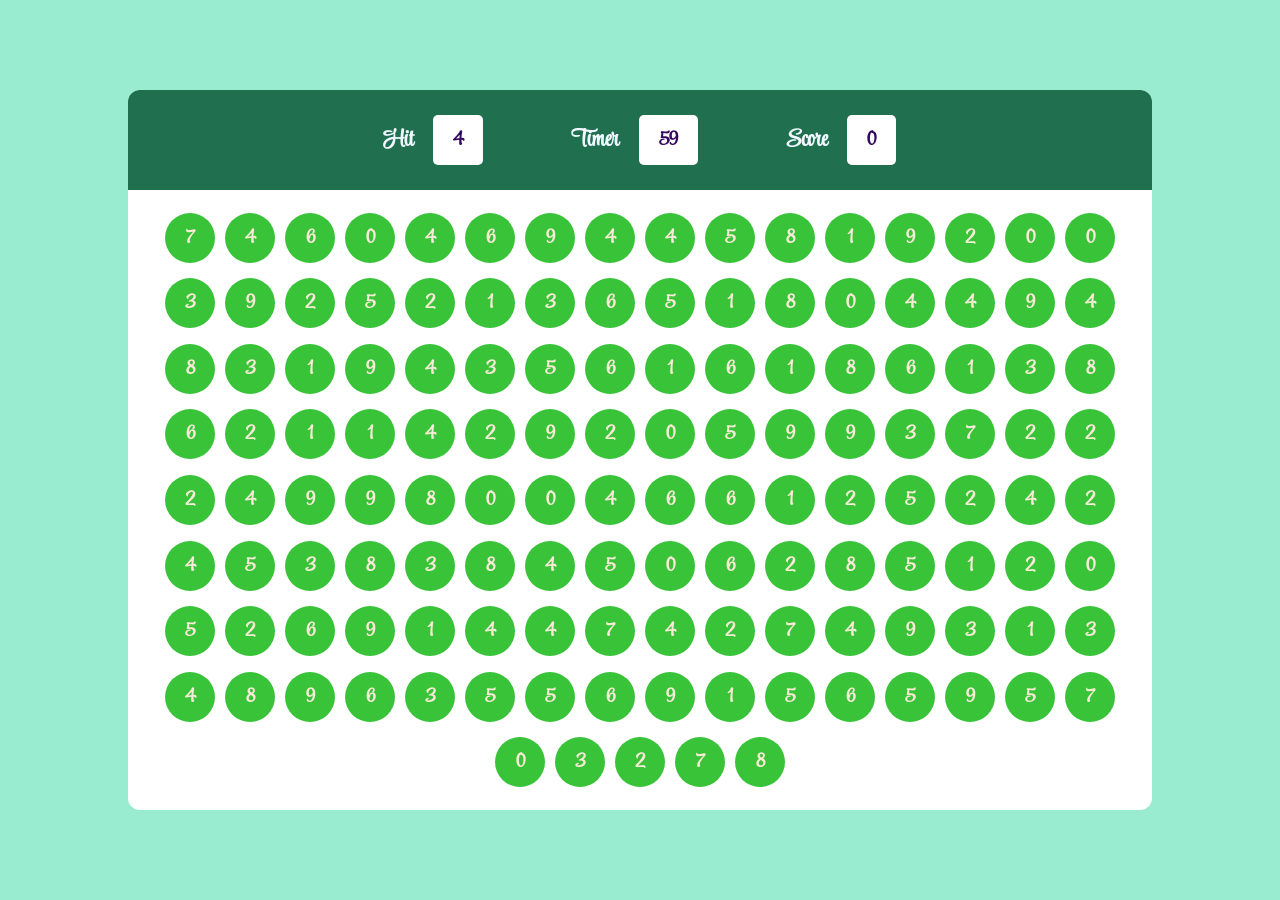
<file: index.html>
<!DOCTYPE html>
<html lang="en">
<head>
    <meta charset="UTF-8">
    <meta name="viewport" content="width=device-width, initial-scale=1.0">
    <title>Bubble Game</title>
    <link rel="stylesheet" href="style.css">
    <link rel="preconnect" href="https://fonts.googleapis.com">
    <link rel="preconnect" href="https://fonts.gstatic.com" crossorigin>
    <link href="https://fonts.googleapis.com/css2?family=Style+Script&display=swap" rel="stylesheet">
</head>
<body>
    <div id="main">
        <div id="center-div">
            <div id="head">
                <div id="box">
                    <h2>Hit</h2>
                    <div id="hitvalue" class="num">1</div>
                </div>
                <div id="box">
                    <h2>Timer</h2>
                    <div id="timer" class="num">60</div>
                </div>
                <div id="box">
                    <h2>Score</h2>
                    <div id="scorevalue" class="num">0</div>
                </div>
            </div>
            <!-- bottom -->
             <div id="bottom">
             </div>
        </div>
    </div>
    <script src="script.js"></script>
</body>
</html>
</file>
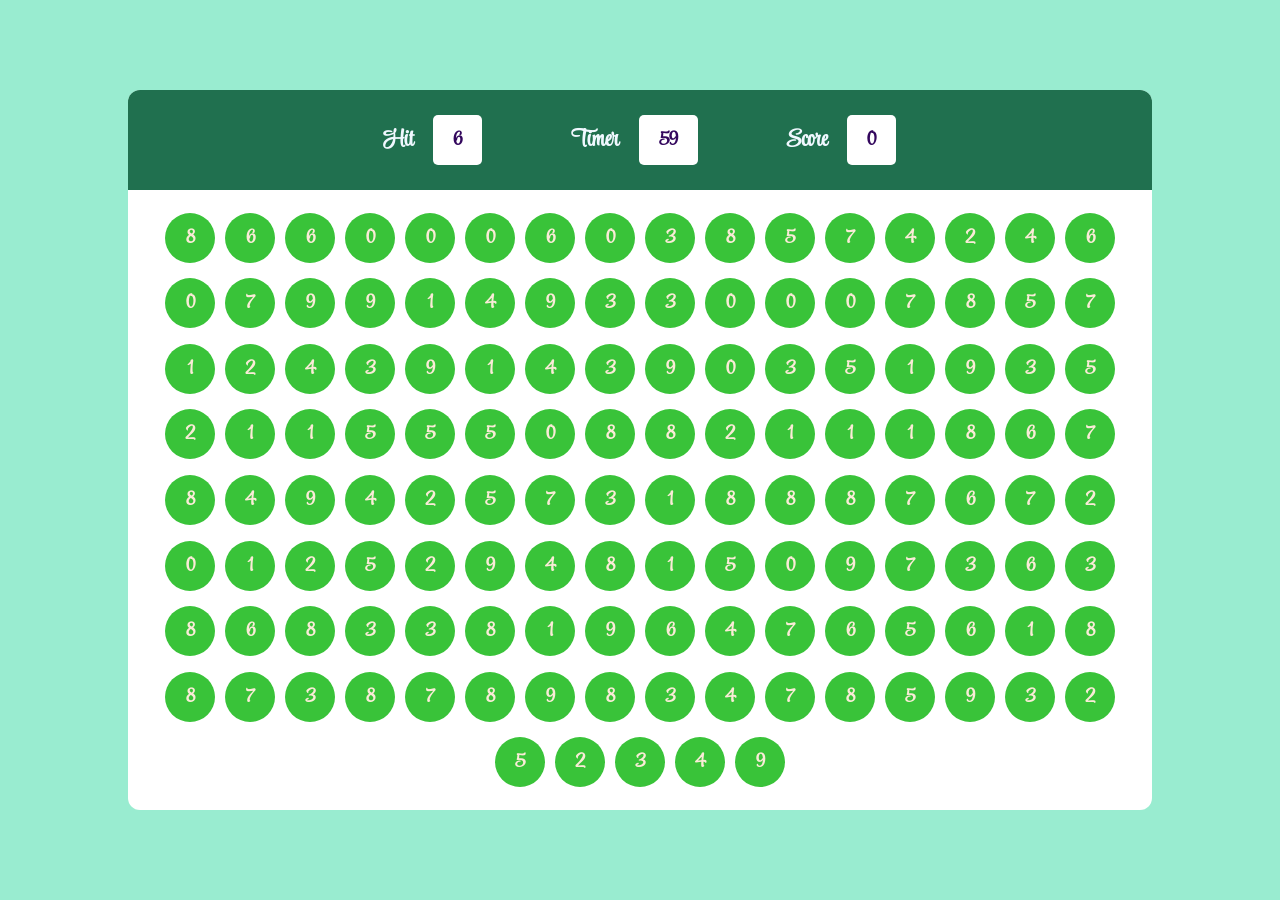
<file: game.html>
<!DOCTYPE html>
<html lang="en">
<head>
    <meta charset="UTF-8">
    <meta name="viewport" content="width=device-width, initial-scale=1.0">
    <title>Bubble Game</title>
    <link rel="stylesheet" href="game.css">
    <link rel="preconnect" href="https://fonts.googleapis.com">
    <link rel="preconnect" href="https://fonts.gstatic.com" crossorigin>
    <link href="https://fonts.googleapis.com/css2?family=Style+Script&display=swap" rel="stylesheet">
</head>
<body>
    <div id="main">
        <div id="center-div">
            <div id="head">
                <div id="box">
                    <h2>Hit</h2>
                    <div id="hitvalue" class="num">1</div>
                </div>
                <div id="box">
                    <h2>Timer</h2>
                    <div id="timer" class="num">60</div>
                </div>
                <div id="box">
                    <h2>Score</h2>
                    <div id="scorevalue" class="num">0</div>
                </div>
            </div>
            <!-- bottom -->
             <div id="bottom">
             </div>
        </div>
    </div>
    <script src="game.js"></script>
</body>
</html>
</file>
<file: style.css>
*{
    margin: 0;
    padding: 0;
    box-sizing: border-box;
}
html,body{
    height: 100%;
    width: 100%;
    font-family: "Style Script", serif;
    font-style: normal;
} 
#main{
    background-color: rgb(153, 236, 208);
    height: 100%;
    width: 100%;
    justify-content: center;
    align-items:center ;
    display: flex;
}
#center-div{
    height: 80%;
    width: 80%;
    background-color: white;
    border-radius: 12px;
    overflow: hidden;
}
#head{
    padding: 0 25%;
    width: 100%;
    height: 100px;
    background-color: rgba(7, 96, 60, 0.897);
    display: flex;
    color: aliceblue;
    align-items: center;
    justify-content: space-between;
}
#box{
    display: flex;
    gap: 20px;
    align-items: center;
}
.num{
    padding: 10px;
    background-color: white;
    border-radius: 5px;
    color: rgb(51, 7, 93);
    font-weight: 900;
    font-size: 20px;
    padding: 10px 20px;
}
#bottom{
    width: 100%;
    height: calc(100% - 100px);
    display: flex;
    padding: 20px;
    gap: 10px;
    flex-wrap: wrap;
    justify-content: center;
    align-items: center;
    font-size: 50px;
    /* background-color: black; */
}
#bubble{
    height: 50px;
    width: 50px;
    border-radius: 50%;
    background-color: rgb(57, 195, 57);
    display: flex;
    justify-content: center;
    align-items: center;
    color: antiquewhite;
    font-size: 20px;
    font-weight: 900;
}
#bubble:hover{
    background-color: green;
}
</file>
<file: game.css>
*{
    margin: 0;
    padding: 0;
    box-sizing: border-box;
}
html,body{
    height: 100%;
    width: 100%;
    font-family: "Style Script", serif;
    font-style: normal;
} 
#main{
    background-color: rgb(153, 236, 208);
    height: 100%;
    width: 100%;
    justify-content: center;
    align-items:center ;
    display: flex;
}
#center-div{
    height: 80%;
    width: 80%;
    background-color: white;
    border-radius: 12px;
    overflow: hidden;
}
#head{
    padding: 0 25%;
    width: 100%;
    height: 100px;
    background-color: rgba(7, 96, 60, 0.897);
    display: flex;
    color: aliceblue;
    align-items: center;
    justify-content: space-between;
}
#box{
    display: flex;
    gap: 20px;
    align-items: center;
}
.num{
    padding: 10px;
    background-color: white;
    border-radius: 5px;
    color: rgb(51, 7, 93);
    font-weight: 900;
    font-size: 20px;
    padding: 10px 20px;
}
#bottom{
    width: 100%;
    height: calc(100% - 100px);
    display: flex;
    padding: 20px;
    gap: 10px;
    flex-wrap: wrap;
    justify-content: center;
    align-items: center;
    font-size: 50px;
    /* background-color: black; */
}
#bubble{
    height: 50px;
    width: 50px;
    border-radius: 50%;
    background-color: rgb(57, 195, 57);
    display: flex;
    justify-content: center;
    align-items: center;
    color: antiquewhite;
    font-size: 20px;
    font-weight: 900;
}
#bubble:hover{
    background-color: green;
}
</file>
